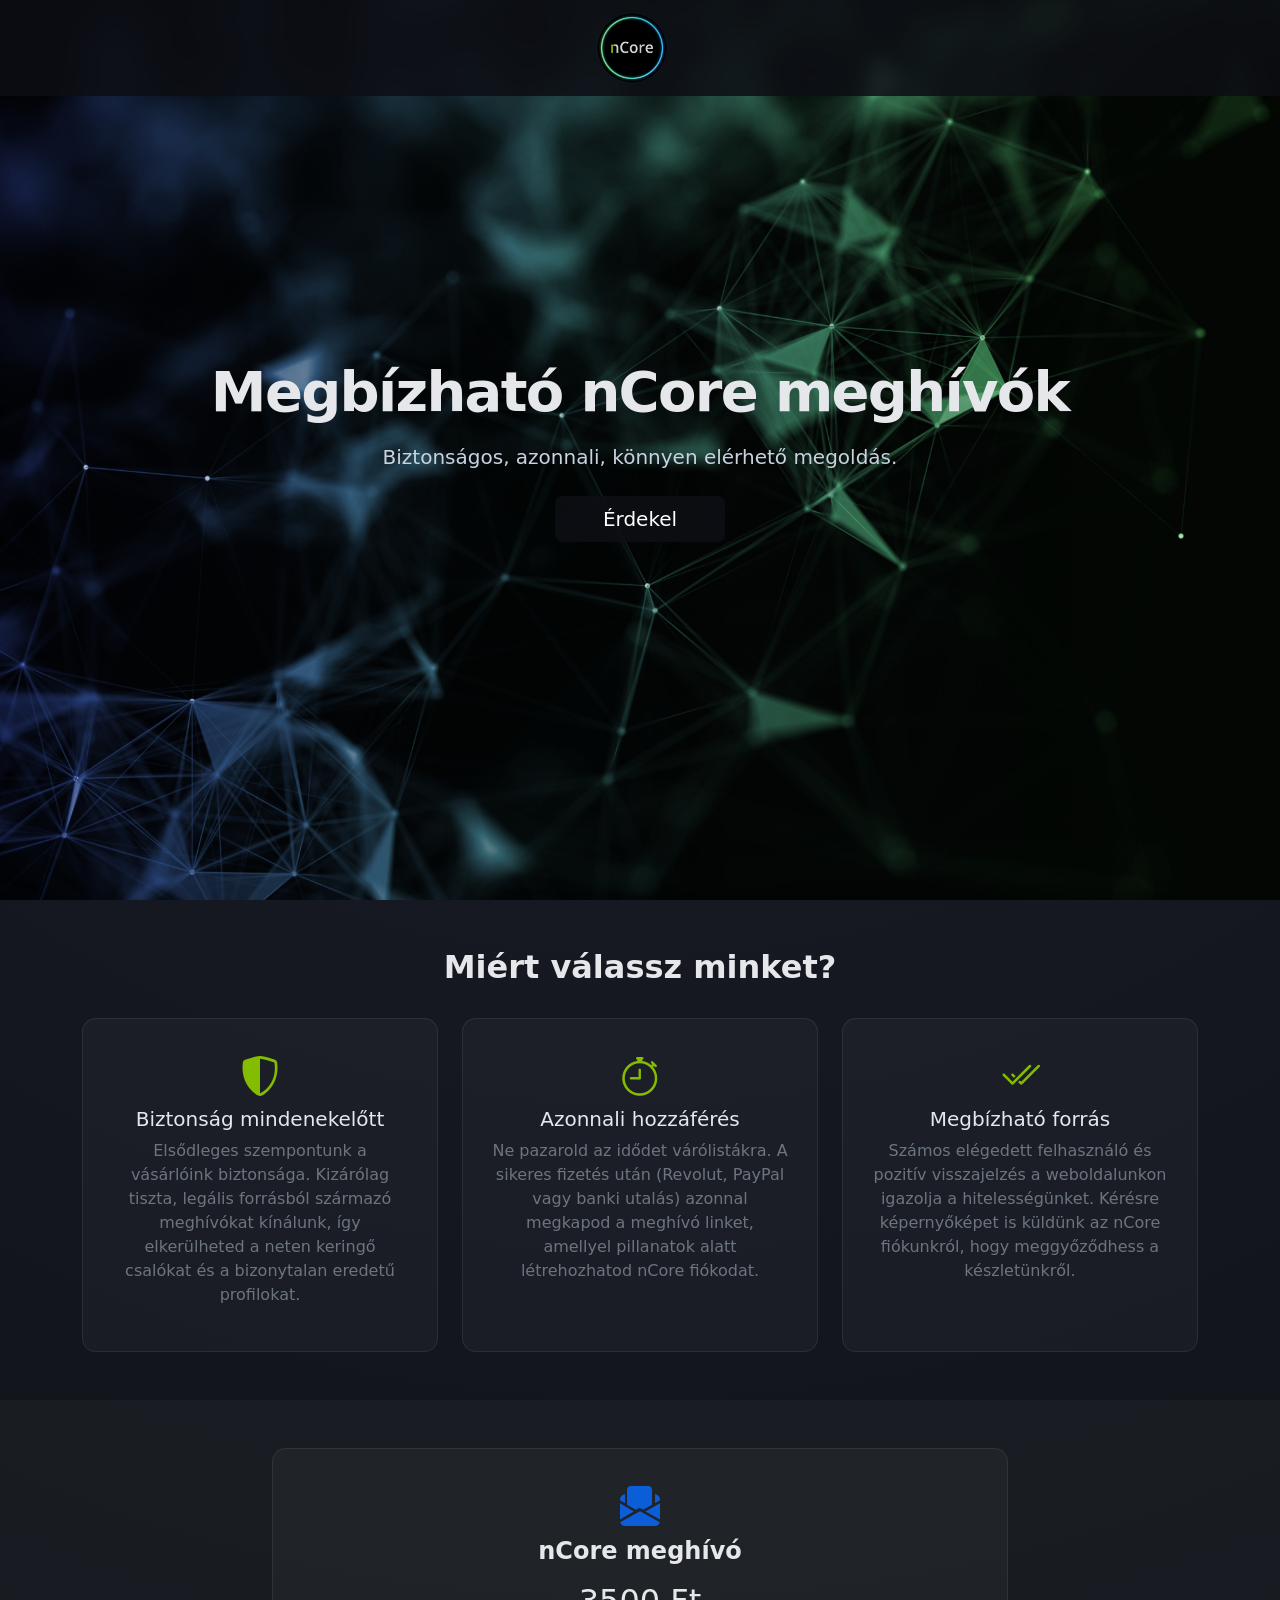
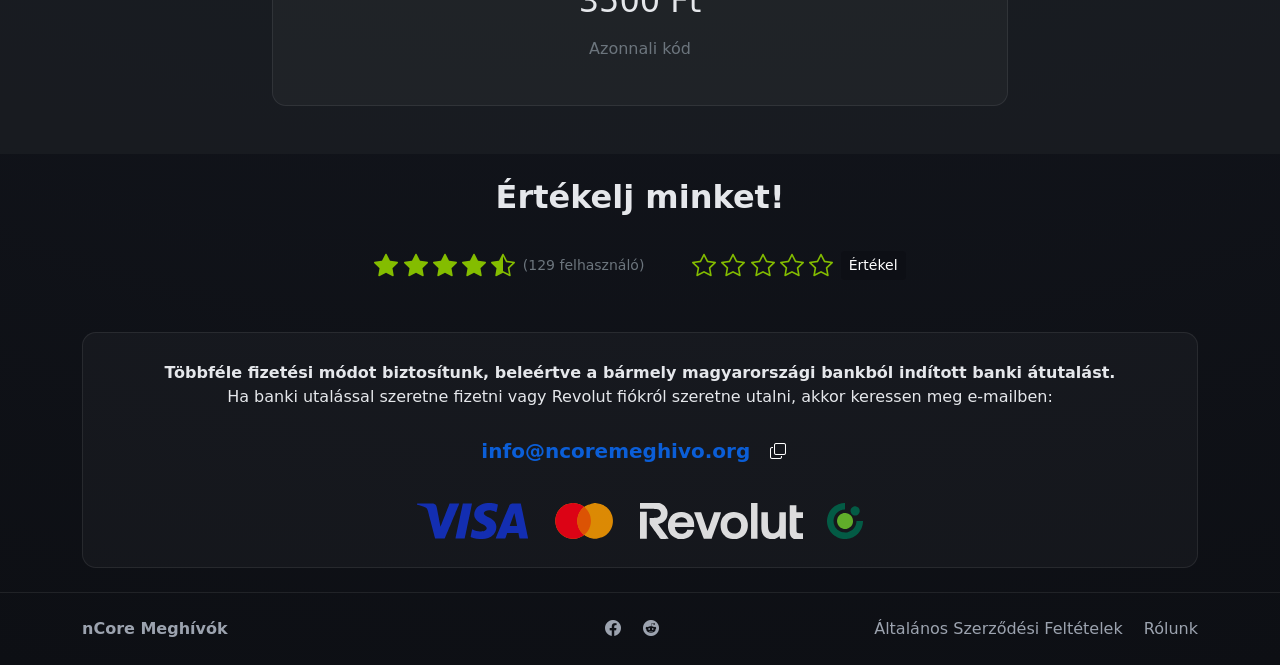
<file: index.html>
<!DOCTYPE html>
<html lang="hu">
    <head>
        <meta charset="UTF-8">
        <title>nCore Meghívók</title>
        <link rel="icon" type="image/x-icon" href="img/favico.ico">
        <meta name="viewport" content="width=device-width, initial-scale=1">
        <meta property="og:title" content="nCore Meghívók">
        <meta property="og:description" content="Valódi, működő nCore meghívók megbízható forrásból. Azonnali hozzáférés.">
        <meta property="og:image" content="https://ncoremeghivo.org/img/preview.jpg">
        <meta property="og:url" content="https://ncoremeghivo.org">
        <meta property="og:type" content="website">

        <!-- Twitter -->
        <meta name="twitter:card" content="summary_large_image">
        <meta name="twitter:image" content="https://ncoremeghivo.org/img/og-preview.jpg">

        <link href="https://cdn.jsdelivr.net/npm/bootstrap@5.3.2/dist/css/bootstrap.min.css" rel="stylesheet">
        <link href="https://cdn.jsdelivr.net/npm/bootstrap-icons@1.11.1/font/bootstrap-icons.css" rel="stylesheet">
        <link rel="stylesheet" href="style.css">

        <!-- Stripe Buy Button JS -->
        <script async src="https://js.stripe.com/v3/buy-button.js"></script>

    </head>
    <body>

        <nav class="navbar navbar-expand-lg navbar-dark fixed-top" id="navbar">
            <div class="container justify-content-center">
                <a class="navbar-brand" href="#">
                    <img src="img/ncore_icon.png" alt="NCore Meghívók" class="logo-img">
                </a>
            </div>
        </nav>

        <section class="hero">
            <div class="container">
                <h1 class="display-4 mb-3">Megbízható nCore meghívók</h1>
                <p class="lead mb-4">
                    Biztonságos, azonnali, könnyen elérhető megoldás.
                </p>
                <a href="#payment" class="btn btn-primary btn-lg px-5">
                    Érdekel
                </a>
            </div>
        </section>

        <section class="py-5">
            <div class="container">
                <div class="row text-center mb-4">
                    <h2 class="fw-bold">Miért válassz minket?</h2>
                </div>

                <div class="row g-4">
                    <div class="col-md-4">
                        <div class="glass-card text-center">
                            <i class="bi bi-shield-shaded icon-xl mb-3"></i>
                            <h3 class="h5">Biztonság mindenekelőtt</h3>
                            <p class="text-secondary">
                                Elsődleges szempontunk a vásárlóink biztonsága. Kizárólag tiszta, legális forrásból származó meghívókat kínálunk, így elkerülheted a neten keringő csalókat és a bizonytalan eredetű profilokat.
                            </p>
                        </div>
                    </div>

                    <div class="col-md-4">
                        <div class="glass-card text-center">
                            <i class="bi bi-stopwatch icon-xl mb-3"></i>
                            <h3 class="h5">Azonnali hozzáférés</h3>
                            <p class="text-secondary">
                                Ne pazarold az idődet várólistákra. A sikeres fizetés után (Revolut, PayPal vagy banki utalás) azonnal megkapod a meghívó linket, amellyel pillanatok alatt létrehozhatod nCore fiókodat.
                            </p>
                        </div>
                    </div>

                    <div class="col-md-4">
                        <div class="glass-card text-center">
                            <i class="bi bi-check2-all icon-xl mb-3"></i>
                            <h3 class="h5">Megbízható forrás</h3>
                            <p class="text-secondary">
                                Számos elégedett felhasználó és pozitív visszajelzés a weboldalunkon igazolja a hitelességünket. Kérésre képernyőképet is küldünk az nCore fiókunkról, hogy meggyőződhess a készletünkről.
                            </p>
                        </div>
                    </div>
                </div>
            </div>
        </section>


        <section id="payment" class="py-5 bg-dark bg-opacity-50">
            <div class="container">
                <div class="row justify-content-center text-center">
                    <div class="col-12 col-md-8 col-lg-8">
                        <div class="glass-card">
                            <i class="bi bi-envelope-paper-fill icon-xl mb-3"></i>
                            <h4 class="fw-bold">nCore meghívó</h4>
                            <h2 class="my-3">3500 Ft</h2>
                            <p class="text-secondary">Azonnali kód</p>
                            
                            <!-- Stripe Buy Button -->
                            <stripe-buy-button
                              buy-button-id="buy_btn_1TzFjsHz4IxRnaWQKEH0THWr"
                              publishable-key="pk_live_51TG2tJHz4IxRnaWQ8RNgtR3xbqkbyFJ1uFKZd9oHJIbCrk1w6z4ode7CVS97seVqPSk4JXHYQmeXcPIWaZZo0bkb00UZbqUKXJ"
                            >
                            </stripe-buy-button>

                        </div>
                    </div>
                </div>
            </div>
        </section>

        <div class="row text-center mb-4 mt-4">
            <h2 class="fw-bold">Értékelj minket!</h2>
        </div>

        <div class="d-flex flex-column flex-md-row justify-content-between align-items-center mt-4 mb-0 rating-section">
        
            <div class="current-rating mb-md-0 d-flex align-items-center">
                
                <div class="stars me-2">
                <i class="bi bi-star-fill"></i>
                <i class="bi bi-star-fill"></i>
                <i class="bi bi-star-fill"></i>
                <i class="bi bi-star-fill"></i>
                <i class="bi bi-star-half"></i>
                </div>
                <span class="text-secondary small">(129 felhasználó)</span>
            </div>

            <div class="user-rating d-flex align-items-center gap-2">
                <div class="select-stars">
                <i class="bi bi-star" data-value="1"></i>
                <i class="bi bi-star" data-value="2"></i>
                <i class="bi bi-star" data-value="3"></i>
                <i class="bi bi-star" data-value="4"></i>
                <i class="bi bi-star" data-value="5"></i>
                </div>
                <button class="btn btn-sm btn-primary submit-rating">Értékel</button>
            </div>
        </div>

        <section class="py-4">
            <div class="container mt-4">
                <div class="row justify-content-center">
                    <div class="col-lg-12">
                        <div class="glass-card text-center">
                            <div class="fw-semibold">
                                Többféle fizetési módot biztosítunk, beleértve a bármely magyarországi bankból indított banki átutalást.
                            </div>
                            <div class="fw-lighter mb-4">
                                Ha banki utalással szeretne fizetni vagy Revolut fiókról szeretne utalni, akkor keressen meg e-mailben:
                                <br>
                                <div class="mt-4 pb-2 h5">
                                    <a class="outlineText" href="mailto:info@ncoremeghivo.org">info@ncoremeghivo.org</a>
                                    <a class="btn bi bi-copy" id="copyEmailBtn"></a>
                                </div>
                                
                            </div>
                            <div class="payment-logos d-flex justify-content-center align-items-center gap-4 flex-wrap">
                                <img src="img/visa.svg" alt="Visa">
                                <img src="img/mastercard.svg" alt="Mastercard">
                                <img src="img/revolut.svg" alt="Revolut">
                                <img src="img/otp.svg" alt="OTP">
                            </div>
                        </div>
                    </div>
                </div>
            </div>
        </section>

        <footer class="py-4">
            <div class="container">
                <div class="row align-items-center gy-3">

                    <div class="col-md-4 text-center text-md-start">
                        <strong>nCore Meghívók</strong>
                    </div>

                    <div class="col-md-4 text-center">
                        <a href="#"><i class="bi bi-facebook me-3"></i></a>
                        <a href="https://www.reddit.com/r/nCoreMeghivo/" target="_blank"><i class="bi bi-reddit me-3"></i></a>
            
                    </div>

                    <div class="col-md-4 text-center text-md-end">
                        <a href="toc.html" class="me-3">Általános Szerződési Feltételek</a>
                        <a href="about.html">Rólunk</a>
                    </div>

                </div>
            </div>
        </footer>

        <script src="https://cdn.jsdelivr.net/npm/bootstrap@5.3.2/dist/js/bootstrap.bundle.min.js"></script>
        <script src="script.js"></script>
    </body>
</html>
</file>
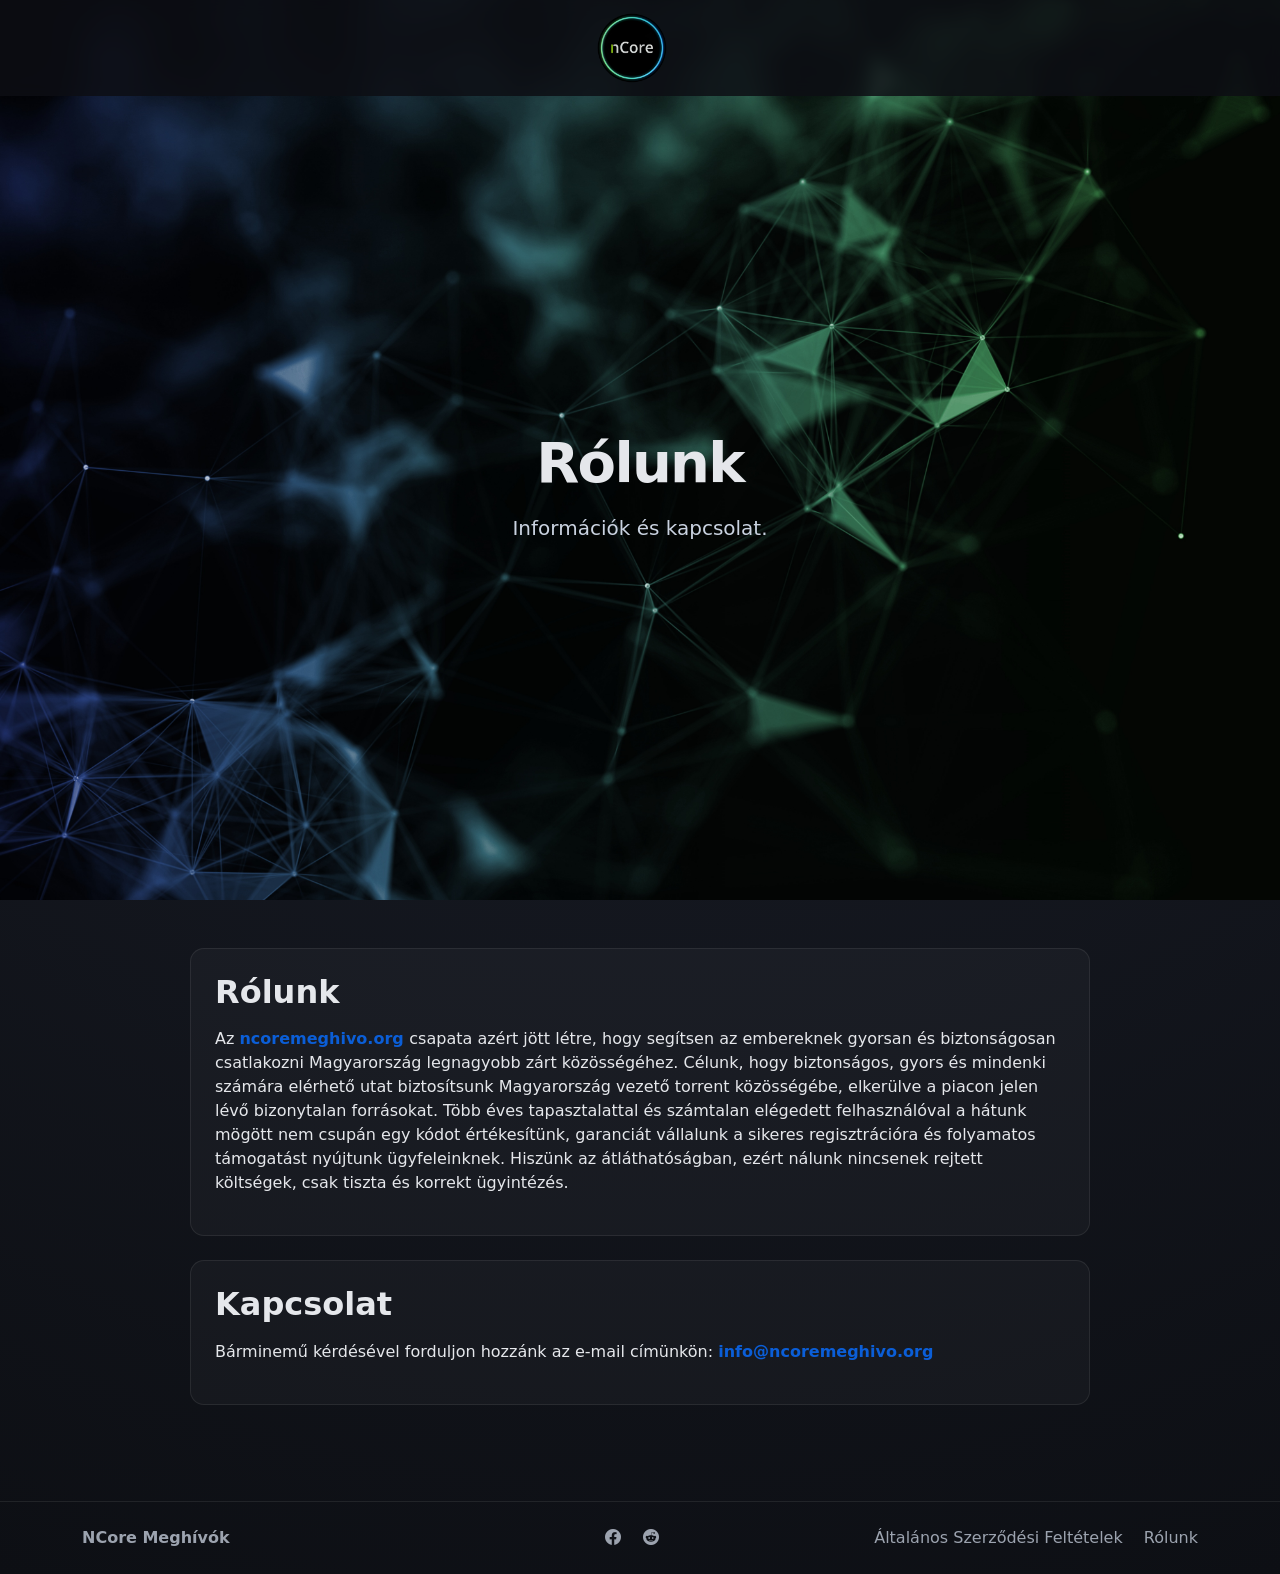
<file: about.html>
<!DOCTYPE html>
<html lang="hu">
    <head>
        <meta charset="UTF-8">
        <title>Rólunk</title>
        <link rel="icon" type="image/x-icon" href="img/favico.ico">
        <meta name="viewport" content="width=device-width, initial-scale=1">

        <!-- Bootstrap 5 -->
        <link href="https://cdn.jsdelivr.net/npm/bootstrap@5.3.2/dist/css/bootstrap.min.css" rel="stylesheet">

        <!-- Bootstrap Icons -->
        <link href="https://cdn.jsdelivr.net/npm/bootstrap-icons@1.11.1/font/bootstrap-icons.css" rel="stylesheet">
        <link rel="stylesheet" href="style.css">
    </head>
<body>

<!-- Header -->
<nav class="navbar navbar-expand-lg navbar-dark fixed-top" id="navbar">
    <div class="container justify-content-center">
        <a class="navbar-brand" href="index.html">
            <img src="img/ncore_icon.png" alt="NCore Meghívók" class="logo-img">
        </a>
    </div>
</nav>

<!-- Hero / Landing -->
<section class="hero py-5">
    <div class="container mt-5 pt-5">
        <h1 class="display-4 mb-3 text-center">Rólunk</h1>
        <p class="lead mb-4 text-center">
            Információk és kapcsolat.
        </p>
    </div>
</section>

<!-- Terms Content -->
<section class="py-5">
    <div class="container mb-4">
        <div class="glass-card p-4 mx-auto" style="max-width: 900px;">
            <h2 class="fw-bold mb-3">Rólunk</h2>
            <p>
                Az <span class="outlineText">ncoremeghivo.org </span> csapata azért jött létre, hogy segítsen az embereknek gyorsan és biztonságosan csatlakozni Magyarország legnagyobb zárt közösségéhez. Célunk, hogy biztonságos, gyors és mindenki számára elérhető utat biztosítsunk Magyarország vezető torrent közösségébe, elkerülve a piacon jelen lévő bizonytalan forrásokat.

Több éves tapasztalattal és számtalan elégedett felhasználóval a hátunk mögött nem csupán egy kódot értékesítünk, garanciát vállalunk a sikeres regisztrációra és folyamatos támogatást nyújtunk ügyfeleinknek. Hiszünk az átláthatóságban, ezért nálunk nincsenek rejtett költségek, csak tiszta és korrekt ügyintézés.

            </p>

        </div>
        
    </div>
    <div class="container">
        <div class="glass-card p-4 mx-auto" style="max-width: 900px;">
            <h2 class="fw-bold mb-3">Kapcsolat</h2>
            <p>
                Bárminemű kérdésével forduljon hozzánk az e-mail címünkön: <a href="mailto:info@ncoremeghivo.org" class="outlineText">info@ncoremeghivo.org</a>
            </p>
        </div>
    </div>
</section>


<footer class="py-4 mt-5">
    <div class="container">
        <div class="row align-items-center gy-3">

            <div class="col-md-4 text-center text-md-start">
                <strong>NCore Meghívók</strong>
            </div>

            <div class="col-md-4 text-center">
                <a href="#"><i class="bi bi-facebook me-3"></i></a>
                <a href="https://www.reddit.com/r/nCoreMeghivo/" target="_blank"><i class="bi bi-reddit me-3"></i></a>
            </div>

            <div class="col-md-4 text-center text-md-end">
                <a href="toc.html" class="me-3">Általános Szerződési Feltételek</a>
                <a href="#">Rólunk</a>
            </div>

        </div>
    </div>
</footer>

<script src="https://cdn.jsdelivr.net/npm/bootstrap@5.3.2/dist/js/bootstrap.bundle.min.js"></script>
    <script>
        let lastScrollTop = 0;
const navbar = document.getElementById('navbar');

window.addEventListener('scroll', function() {
    const scrollTop = window.pageYOffset || document.documentElement.scrollTop;

    if (scrollTop > lastScrollTop) {
        // scrolling down → hide navbar
        navbar.style.top = '-100px'; 
    } else {
        // scrolling up → show navbar
        navbar.style.top = '0';
    }

    lastScrollTop = scrollTop <= 0 ? 0 : scrollTop; // For mobile or negative scrolling
});

    </script>
</body>
</html>
</file>
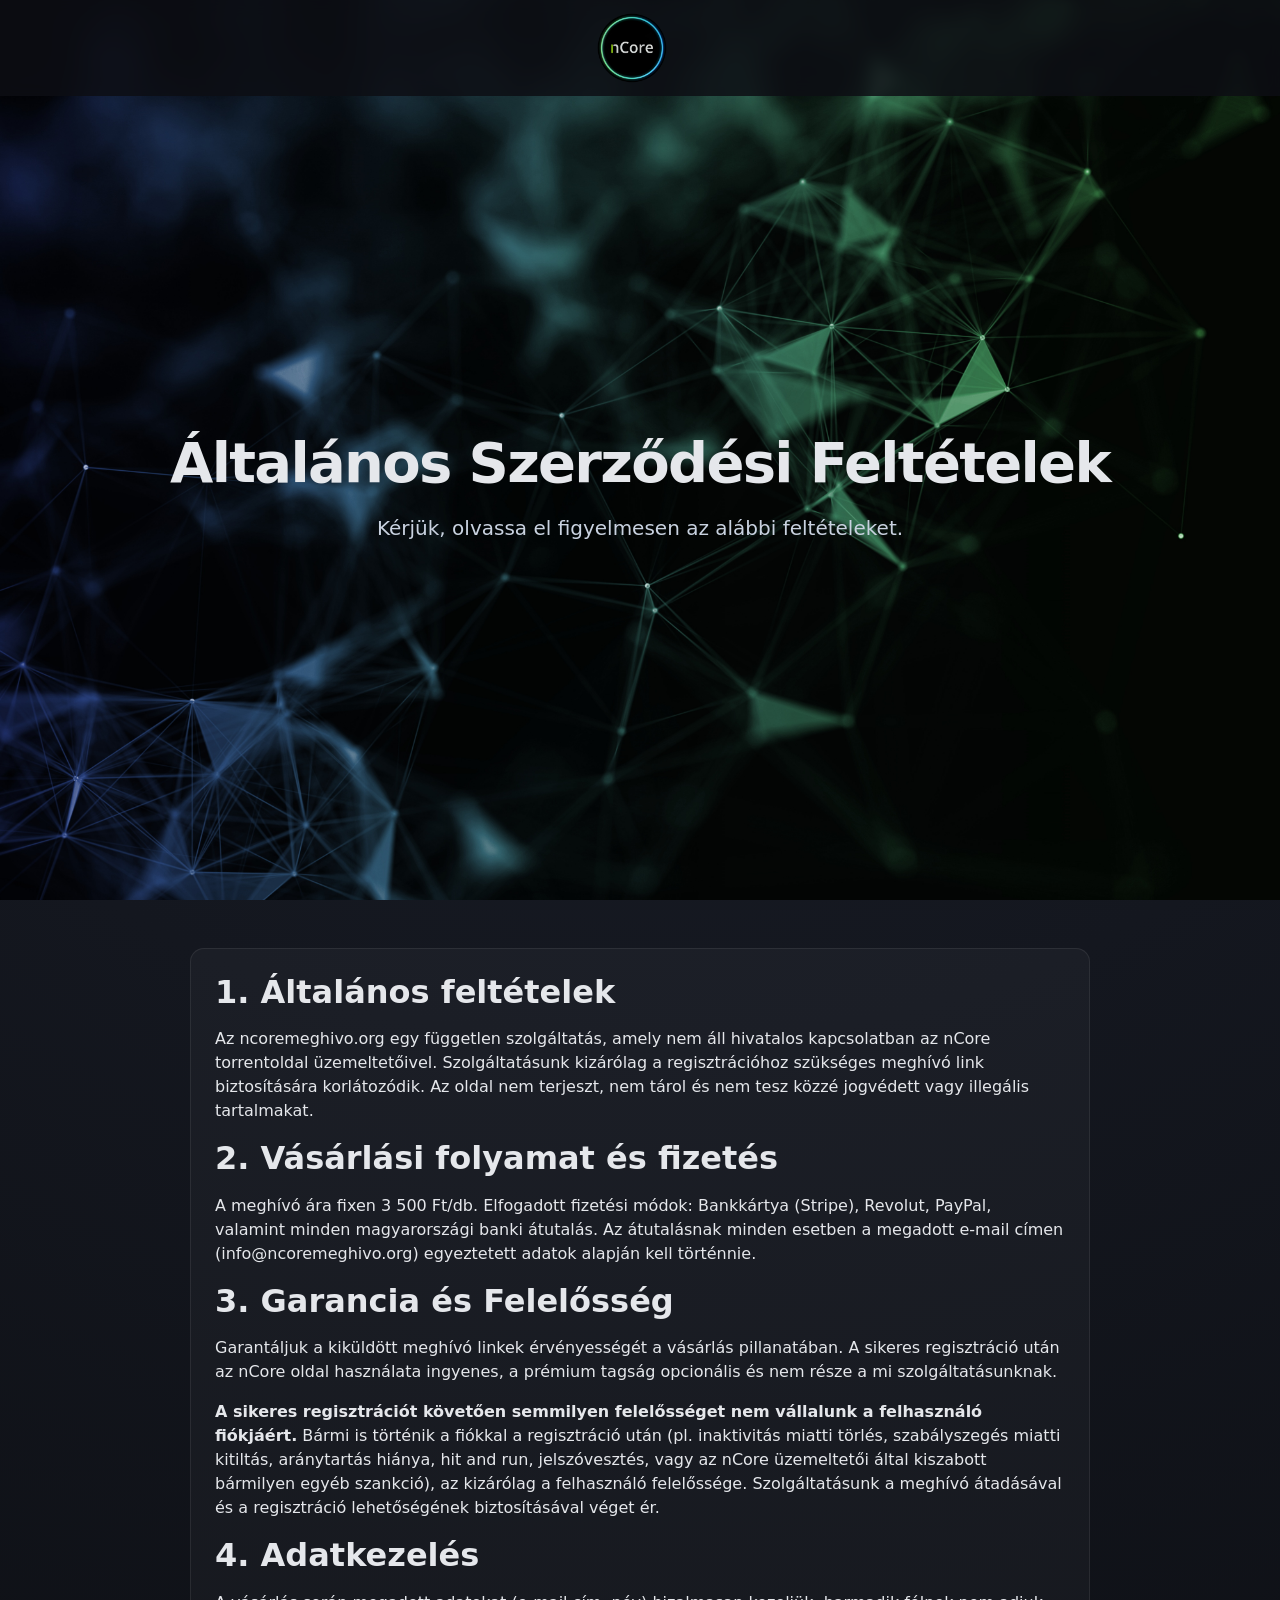
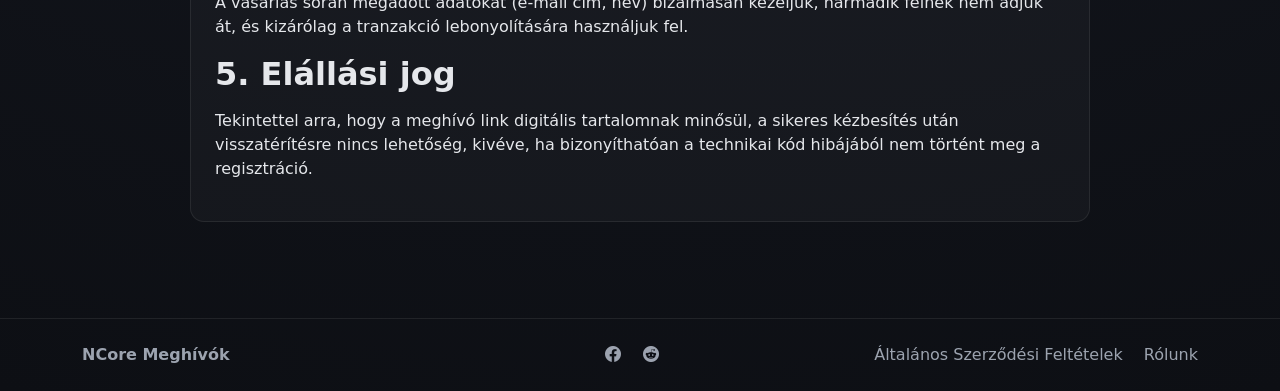
<file: toc.html>
<!DOCTYPE html>
<html lang="hu">
    <head>
        <meta charset="UTF-8">
        <title>Általános Szerződési Feltételek</title>
        <link rel="icon" type="image/x-icon" href="img/favico.ico">
        <meta name="viewport" content="width=device-width, initial-scale=1">

        <link href="https://cdn.jsdelivr.net/npm/bootstrap@5.3.2/dist/css/bootstrap.min.css" rel="stylesheet">

        <link href="https://cdn.jsdelivr.net/npm/bootstrap-icons@1.11.1/font/bootstrap-icons.css" rel="stylesheet">
        <link rel="stylesheet" href="style.css">
    </head>
    <body>

        <nav class="navbar navbar-expand-lg navbar-dark fixed-top" id="navbar">
            <div class="container justify-content-center">
                <a class="navbar-brand" href="index.html">
                    <img src="img/ncore_icon.png" alt="NCore Meghívók" class="logo-img">
                </a>
            </div>
        </nav>

        <section class="hero py-5">
            <div class="container mt-5 pt-5">
                <h1 class="display-4 mb-3 text-center">Általános Szerződési Feltételek</h1>
                <p class="lead mb-4 text-center">
                    Kérjük, olvassa el figyelmesen az alábbi feltételeket.
                </p>
            </div>
        </section>

        <section class="py-5">
            <div class="container">
                <div class="glass-card p-4 mx-auto" style="max-width: 900px;">
                    <h2 class="fw-bold mb-3">1. Általános feltételek</h2>
                    <p>
                        Az ncoremeghivo.org egy független szolgáltatás, amely nem áll hivatalos kapcsolatban az nCore torrentoldal üzemeltetőivel.

            Szolgáltatásunk kizárólag a regisztrációhoz szükséges meghívó link biztosítására korlátozódik.

            Az oldal nem terjeszt, nem tárol és nem tesz közzé jogvédett vagy illegális tartalmakat.
                    </p>

                    <h2 class="fw-bold mb-3">2. Vásárlási folyamat és fizetés</h2>
                    <p>
                            A meghívó ára fixen 3 500 Ft/db.

            Elfogadott fizetési módok: Bankkártya (Stripe), Revolut, PayPal, valamint minden magyarországi banki átutalás.

            Az átutalásnak minden esetben a megadott e-mail címen (info@ncoremeghivo.org) egyeztetett adatok alapján kell történnie.
                    </p>

                    <h2 class="fw-bold mb-3">3. Garancia és Felelősség</h2>
                    <p>
                        Garantáljuk a kiküldött meghívó linkek érvényességét a vásárlás pillanatában. A sikeres regisztráció után az nCore oldal használata ingyenes, a prémium tagság opcionális és nem része a mi szolgáltatásunknak.
                    </p>
                    <p>
                        <strong>A sikeres regisztrációt követően semmilyen felelősséget nem vállalunk a felhasználó fiókjáért.</strong> Bármi is történik a fiókkal a regisztráció után (pl. inaktivitás miatti törlés, szabályszegés miatti kitiltás, aránytartás hiánya, hit and run, jelszóvesztés, vagy az nCore üzemeltetői által kiszabott bármilyen egyéb szankció), az kizárólag a felhasználó felelőssége. Szolgáltatásunk a meghívó átadásával és a regisztráció lehetőségének biztosításával véget ér.
                    </p>

                    <h2 class="fw-bold mb-3">4. Adatkezelés</h2>
                    <p>
                        A vásárlás során megadott adatokat (e-mail cím, név) bizalmasan kezeljük, harmadik félnek nem adjuk át, és kizárólag a tranzakció lebonyolítására használjuk fel.
                    </p>

                    <h2 class="fw-bold mb-3">5. Elállási jog</h2>
                    <p>
                        Tekintettel arra, hogy a meghívó link digitális tartalomnak minősül, a sikeres kézbesítés után visszatérítésre nincs lehetőség, kivéve, ha bizonyíthatóan a technikai kód hibájából nem történt meg a regisztráció.
                    </p>

                    
                </div>
            </div>
        </section>

        <footer class="py-4 mt-5">
            <div class="container">
                <div class="row align-items-center gy-3">

                    <div class="col-md-4 text-center text-md-start">
                        <strong>NCore Meghívók</strong>
                    </div>

                    <div class="col-md-4 text-center">
                        <a href="#"><i class="bi bi-facebook me-3"></i></a>
                        <a href="https://www.reddit.com/r/nCoreMeghivo/" target="_blank"><i class="bi bi-reddit me-3"></i></a>
                    </div>

                    <div class="col-md-4 text-center text-md-end">
                        <a href="#" class="me-3">Általános Szerződési Feltételek</a>
                        <a href="about.html">Rólunk</a>
                    </div>

                </div>
            </div>
        </footer>

        <script src="https://cdn.jsdelivr.net/npm/bootstrap@5.3.2/dist/js/bootstrap.bundle.min.js"></script>
        <script>
            let lastScrollTop = 0;
            const navbar = document.getElementById('navbar');
            window.addEventListener('scroll', function() {
                const scrollTop = window.pageYOffset || document.documentElement.scrollTop;

            if (scrollTop > lastScrollTop) {
                navbar.style.top = '-100px'; 
            } else {
                navbar.style.top = '0';
            }
            lastScrollTop = scrollTop <= 0 ? 0 : scrollTop;
        });

        </script>
    </body>
</html>
</file>
<file: style.css>
body {
    background: radial-gradient(circle at top, #1b1f2a, #0d0f14);
    color: #e5e7eb;
    font-family: system-ui, -apple-system, BlinkMacSystemFont, "Segoe UI", sans-serif;
    overflow-x: hidden;
}

.navbar {
    background: rgba(13, 15, 20, 0.85);
    backdrop-filter: blur(8px);
}

.hero {
    min-height: 100vh;
    display: flex;
    align-items: center;
    text-align: center;
    background-image: url(img/banner2.jpg);
    background-size: cover;
    background-position: center;
}

.hero h1 {
    font-weight: 700;
    letter-spacing: -0.03em;
}

.hero p {
    color: #c9d2e0;
}

.btn-primary {
    background: rgba(13, 15, 20, 0.85);
    border: none;
}

.glass-card {
    background: rgba(255,255,255,0.03);
    border: 1px solid rgba(255,255,255,0.08);
    border-radius: 14px;
    padding: 28px;
    height: 100%;
}

.icon-xl {
    font-size: 2.5rem;
    color: #84BD00;
}

.payment-logos img {
    max-height: 36px;
    opacity: 0.85;
    transition: opacity 0.2s ease;
}

.payment-logos img:hover {
    opacity: 1;
}

footer {
    border-top: 1px solid rgba(255,255,255,0.08);
    color: #9ca3af;
}

footer a {
    color: #9ca3af;
    text-decoration: none;
}

footer a:hover {
    color: #e5e7eb;
}

.rating-section .stars i,
.rating-section .select-stars i {
    color: #84BD00;
    font-size: 1.5rem;
    cursor: pointer;
}


.rating-section .select-stars i:hover,
.rating-section .select-stars i.hovered {
    color: #84BD00;
}

.rating-section .user-rating.disabled {
    opacity: 0.5;
    pointer-events: none;
}

.rating-section {
    flex-wrap: wrap;
    margin-top: 2rem;
}

@media (min-width: 768px) {
    .rating-section {
        justify-content: center !important;
        gap: 3rem;
        margin-top: 2rem;
    }
}

.logo-img {
    height: 70px;
    width: auto;
    display: block;
}

@media (max-width: 768px) {
    .logo-img {
        height: 50px;
    }
}

#navbar {
    transition: top 0.3s;
}

#navbar.show {
    box-shadow: 0 2px 6px rgba(0, 0, 0, 0.2);
}

.bi-envelope-paper-fill{
    color: #0b5ed7;
}

.outlineText{
    color: #0b5ed7;
    text-decoration: none;
    font-weight: bold;
}


.bi-copy{
    color: white;
    
}
</file>
